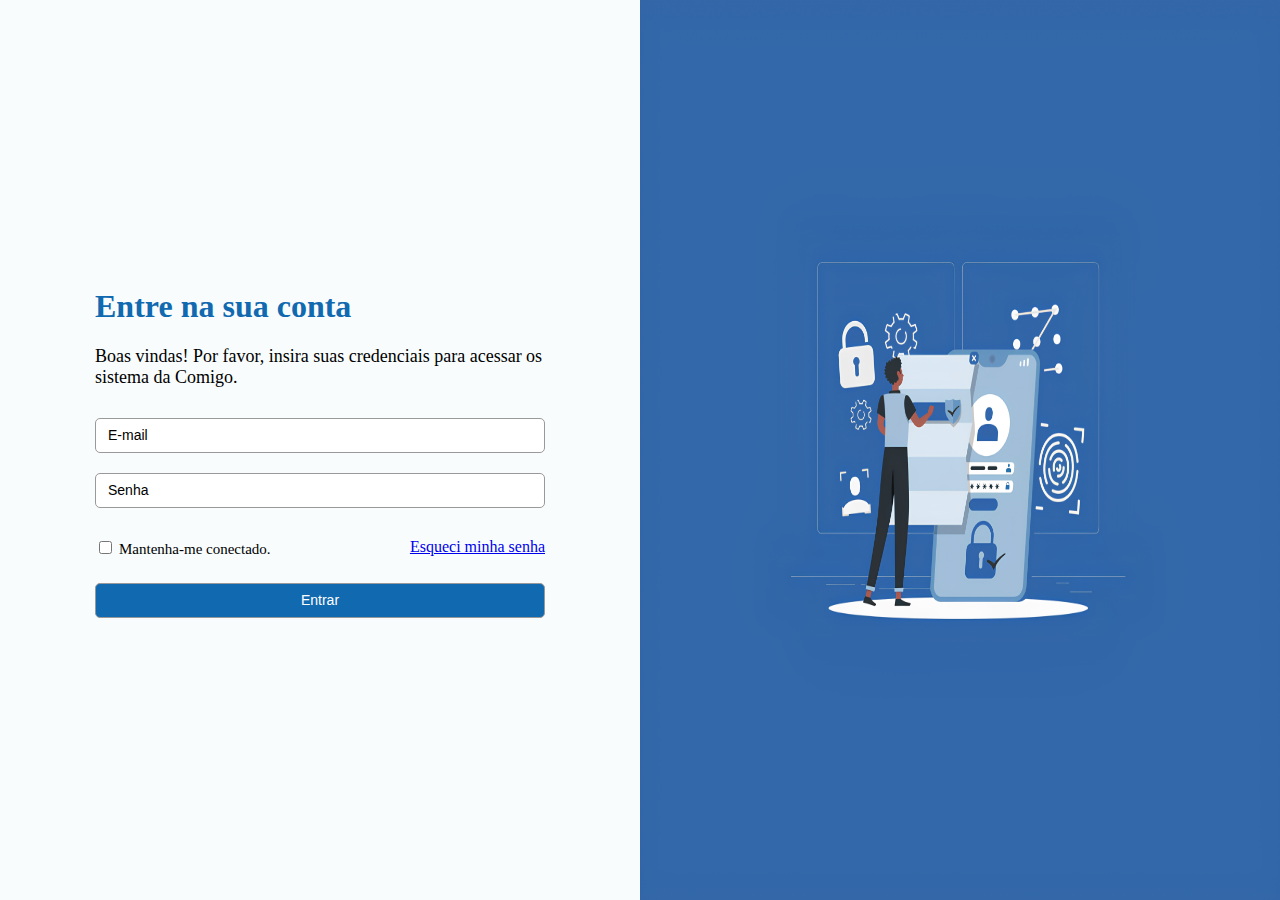
<file: login.html>
<html lang="en">
<head>
    <meta charset="UTF-8">
    <meta name="viewport" content="width=device-width, initial-scale=1.0">
    <title>Comigo Rastreamento</title>
    <link rel="stylesheet" href="assets/css/login.css">
</head>
<body>
    <div class="container">
        <div class="area1">
            <div class="area-login">
                <h1>Entre na sua conta</h1>
                <p>Boas vindas! Por favor, insira suas credenciais para acessar os sistema da Comigo.</p>
                
                <form id="loginForm">
                    <label for="usuario"></label>
                    <input type="email" id="usuario" name="usuario" placeholder="E-mail" required><br>

                    <label for="senha"></label>
                    <input type="password" id="senha" name="senha" placeholder="Senha" required>
                    
                    <p id="loginMensagem"></p>
                    
                    <div class="area-checkbox">
                        <div class="checkbox">
                            <input type="checkbox" id="conectado" name="conectado">
                            <label for="conectado">Mantenha-me conectado.</label>
                        </div>
                        <a href="#" id="esqueci-senha">Esqueci minha senha</a>
                    </div>
                    <button class="button" type="submit">Entrar</button>
                </form>

            </div>
        </div>

        <div class="area2"><img src="assets/images/Bg-Login.png" alt=""></div>
    </div>
<!--login: admin@comigo.com-->
<!--senha: 1234-->
    <script src="assets/js/login.js"></script>
</body>
</html>
</file>
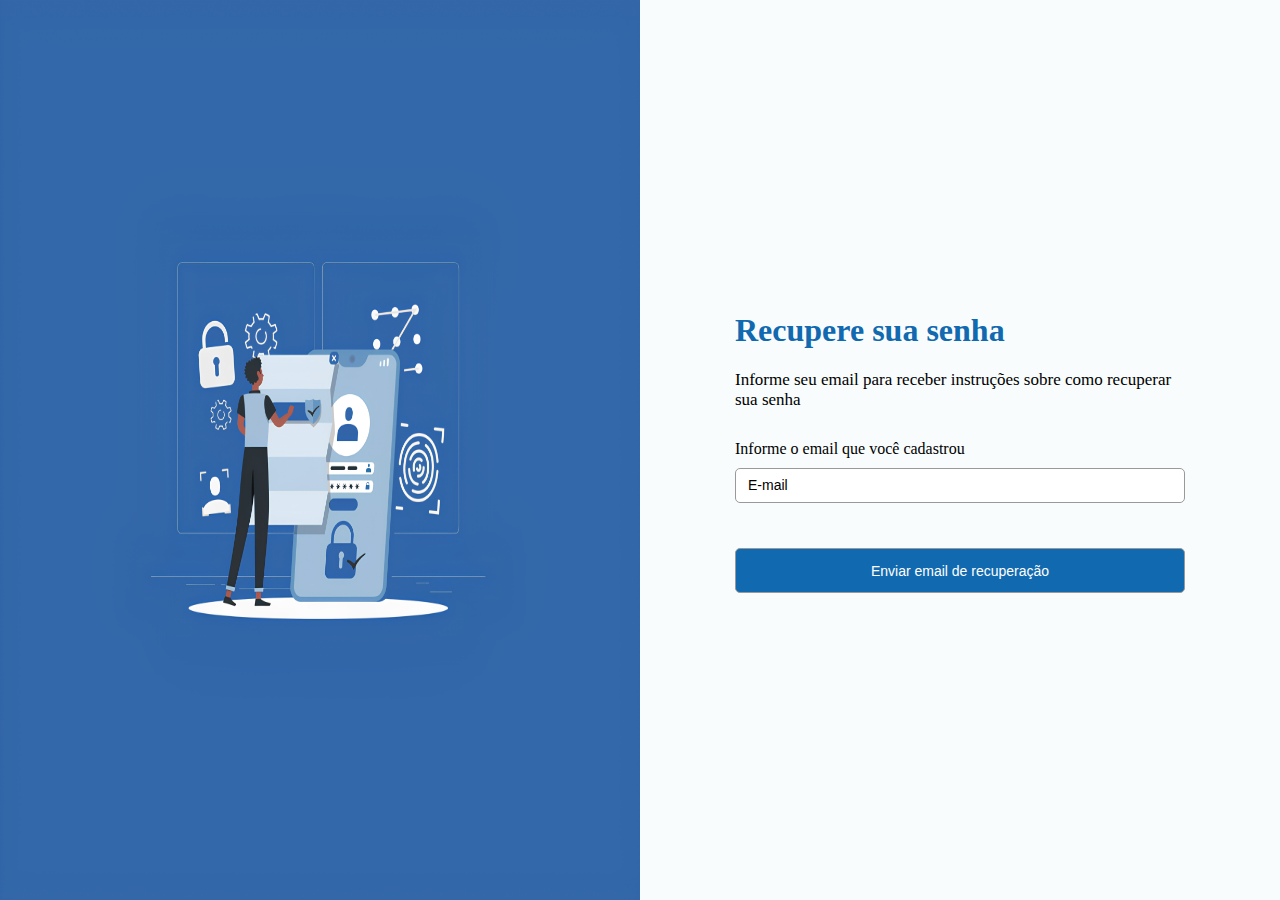
<file: recuperarSenha.html>
<html lang="en">
<head>
    <meta charset="UTF-8">
    <meta name="viewport" content="width=device-width, initial-scale=1.0">
    <title>Comigo - Recuperar senha</title>
    <link rel="stylesheet" href="assets/css/recuperarSenha.css">
</head>
<body>
    <div class="container">
        <div class="area1"><img src="assets/images/Bg-Login.png" alt=""></div>
        
        <div class="area2">
            <div class="area-login">
                <h1>Recupere sua senha</h1>
                <p>Informe seu email para receber instruções sobre como recuperar sua senha</p>
                
                <form id="loginForm">

                    <span>Informe o email que você cadastrou</span>
        
                    <label for="usuario"></label>
                    <input type="email" id="usuario" name="usuario" placeholder="E-mail" required><br>

                    <button class="button" type="submit">Enviar email de recuperação</button>
                </form>

            </div>
        </div>
    </div>

    <script src="assets/js/login.js"></script>
</body>
</html>
</file>
<file: assets/css/login.css>
body{
    margin: 0px;
    padding: 0px;
    box-sizing: border-box;
}

.container{
    display: flex;
}
.area1,
.area2{
    flex: 1;
}
.area1{
    display: flex;           
    flex-direction: column; 
    justify-content: center; 
    align-items: center; 
    background-color: #f8fcfd;
}
.area2 img{
    width: 100%;
    height: 100vh;
}
.area-login{
    margin: auto;
    width: 450px;
}


h1{
    color: #1169B0;
}
p{
    font-size: 18px;
    margin-bottom: 30px;
}
#usuario{
    margin-bottom: 20px;
}
#usuario,
#senha{
    width: 100%;
    height: 35px;
    border: 1px solid #999;
    border-radius: 5px;
}
#loginForm input::placeholder{
    color: #000;
    padding-left: 10px;
    font-size: 14px;
}
.area-checkbox{
    display: flex;
    justify-content: space-between;
}
.checkbox label{
    font-size: 15px;
}

.button{
    margin-top: 25px;
    width: 100%;
    height: 35px;
    border: 1px solid #999;
    border-radius: 5px;
    font-size: 14px;
    background-color: #1169B0;
    color: #FFF;
}
.button:hover{
    cursor: pointer;
    opacity: 80%;
}
</file>
<file: assets/css/recuperarSenha.css>
body{
    margin: 0px;
    padding: 0px;
    box-sizing: border-box;
}

.container{
    display: flex;
}
.area1,
.area2{
    flex: 1;
}
.area2{
    display: flex;           
    flex-direction: column; 
    justify-content: center; 
    align-items: center; 
    background-color: #f8fcfd;
}
.area1 img{
    width: 100%;
    height: 100vh;
}
.area-login{
    margin: auto;
    width: 450px;
}


h1{
    color: #1169B0;
}
p{
    font-size: 17px;
    margin-bottom: 30px;
}

#usuario{
    width: 100%;
    height: 35px;
    border: 1px solid #999;
    border-radius: 5px;
    margin-bottom: 20px;
    margin-top: 10px;
}
#loginForm input::placeholder{
    color: #000;
    padding-left: 10px;
    font-size: 14px;
}
.area-checkbox{
    display: flex;
    justify-content: space-between;
}
.checkbox label{
    font-size: 15px;
}

.button{
    margin-top: 25px;
    width: 100%;
    height: 45px;
    border: 1px solid #999;
    border-radius: 5px;
    font-size: 14px;
    background-color: #1169B0;
    color: #FFF;
}
.button:hover{
    cursor: pointer;
    opacity: 80%;
}
</file>
